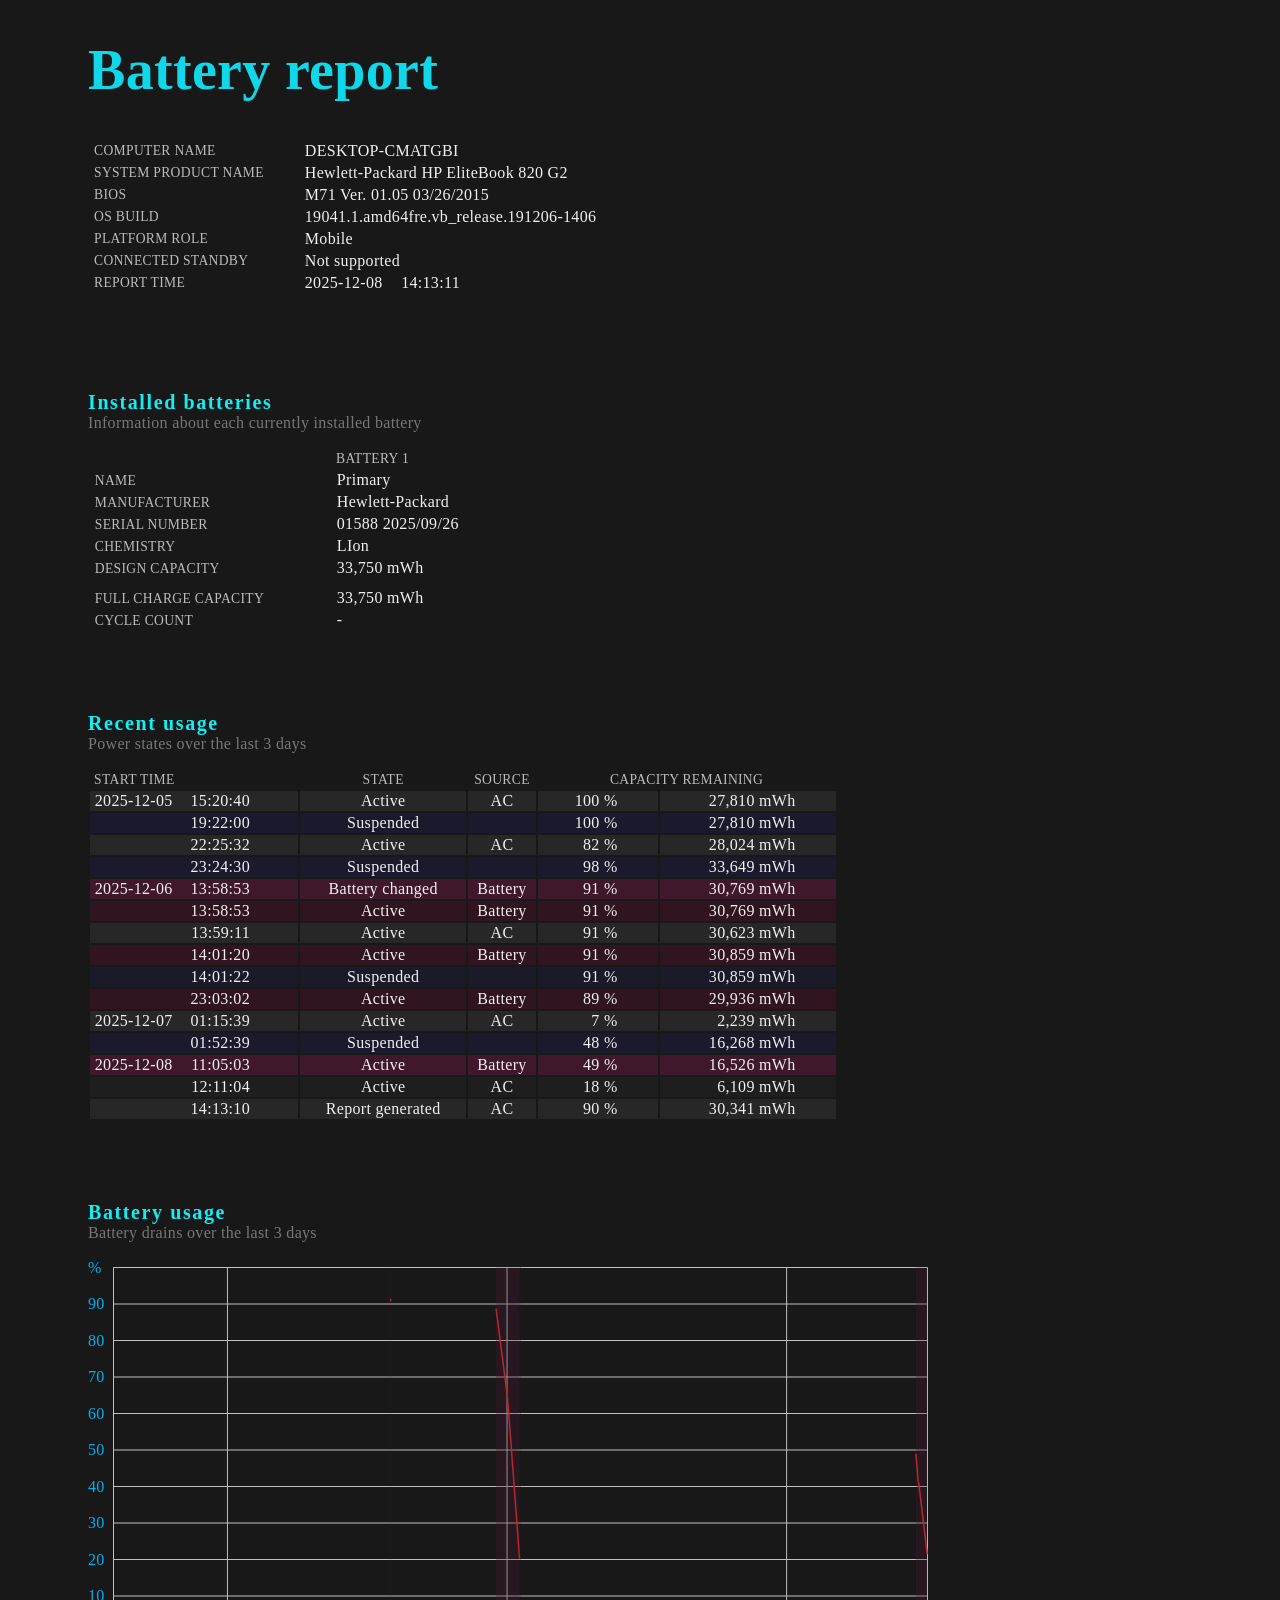
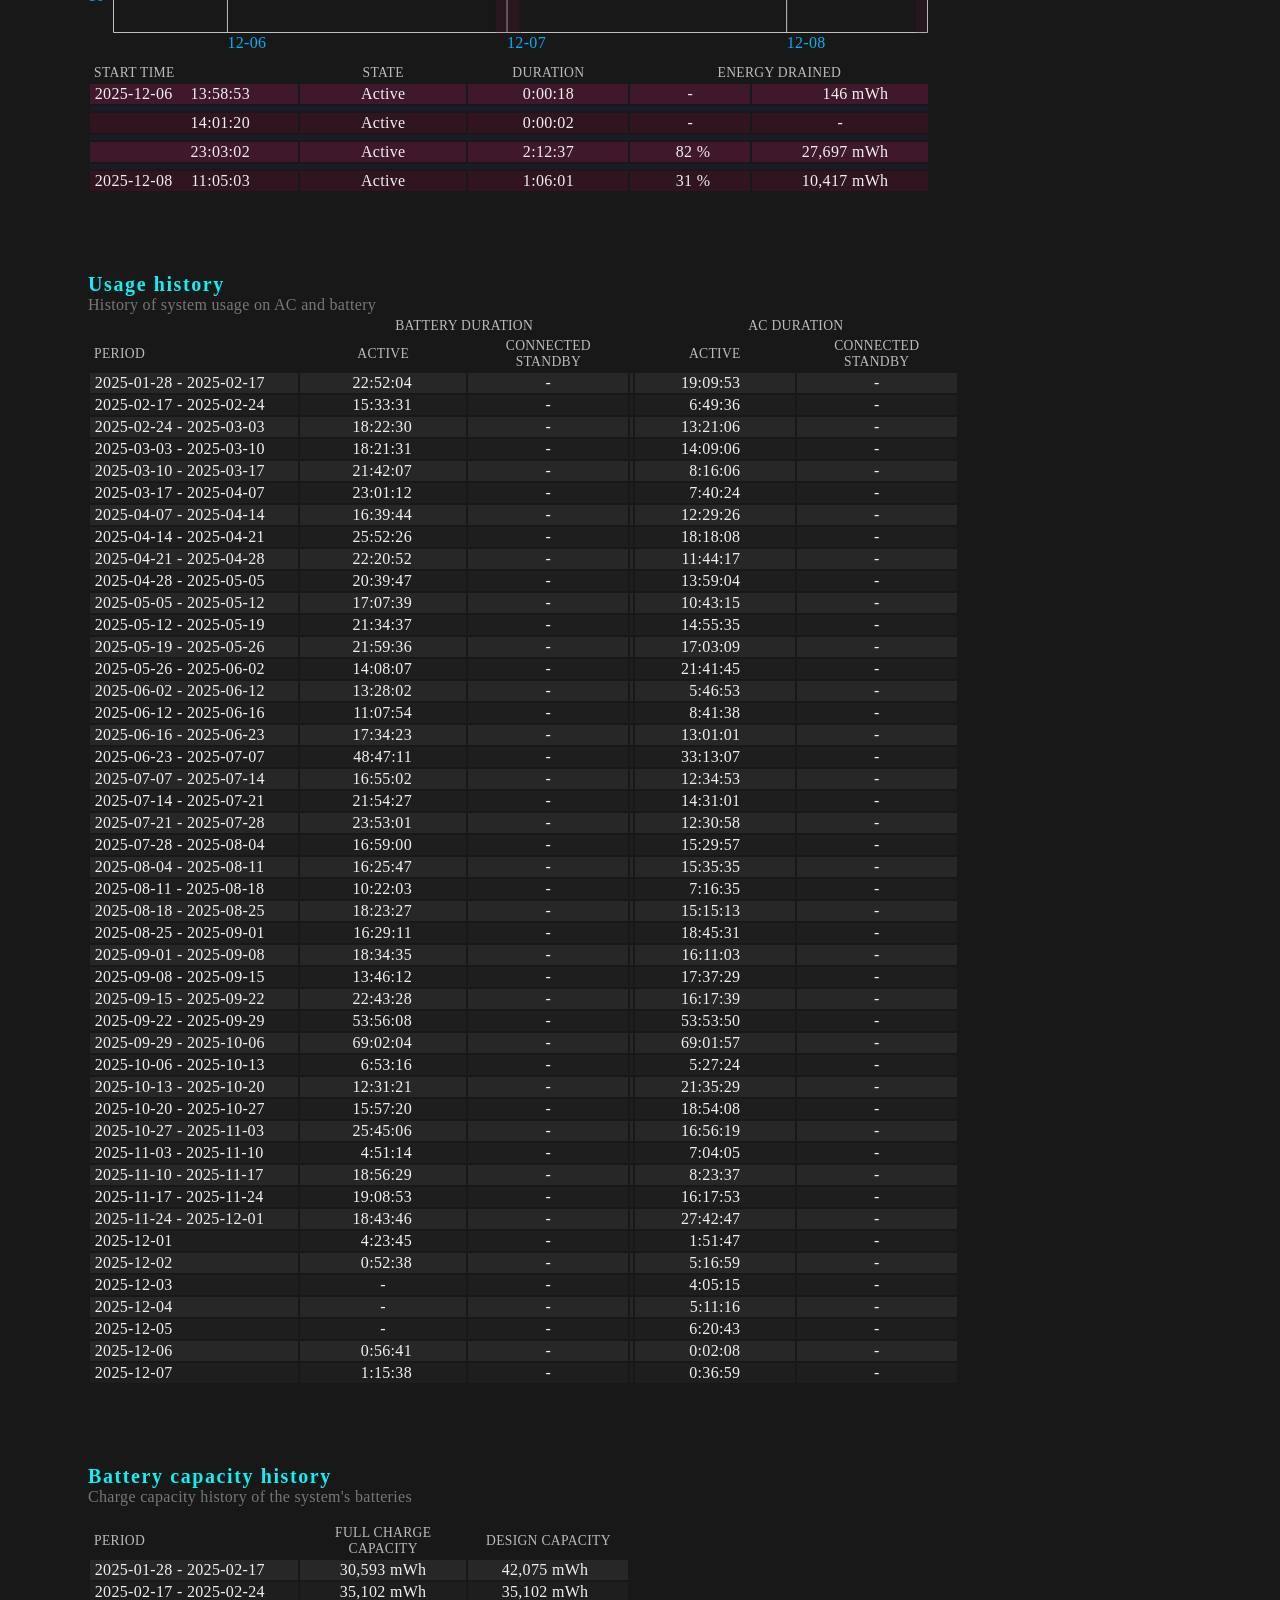
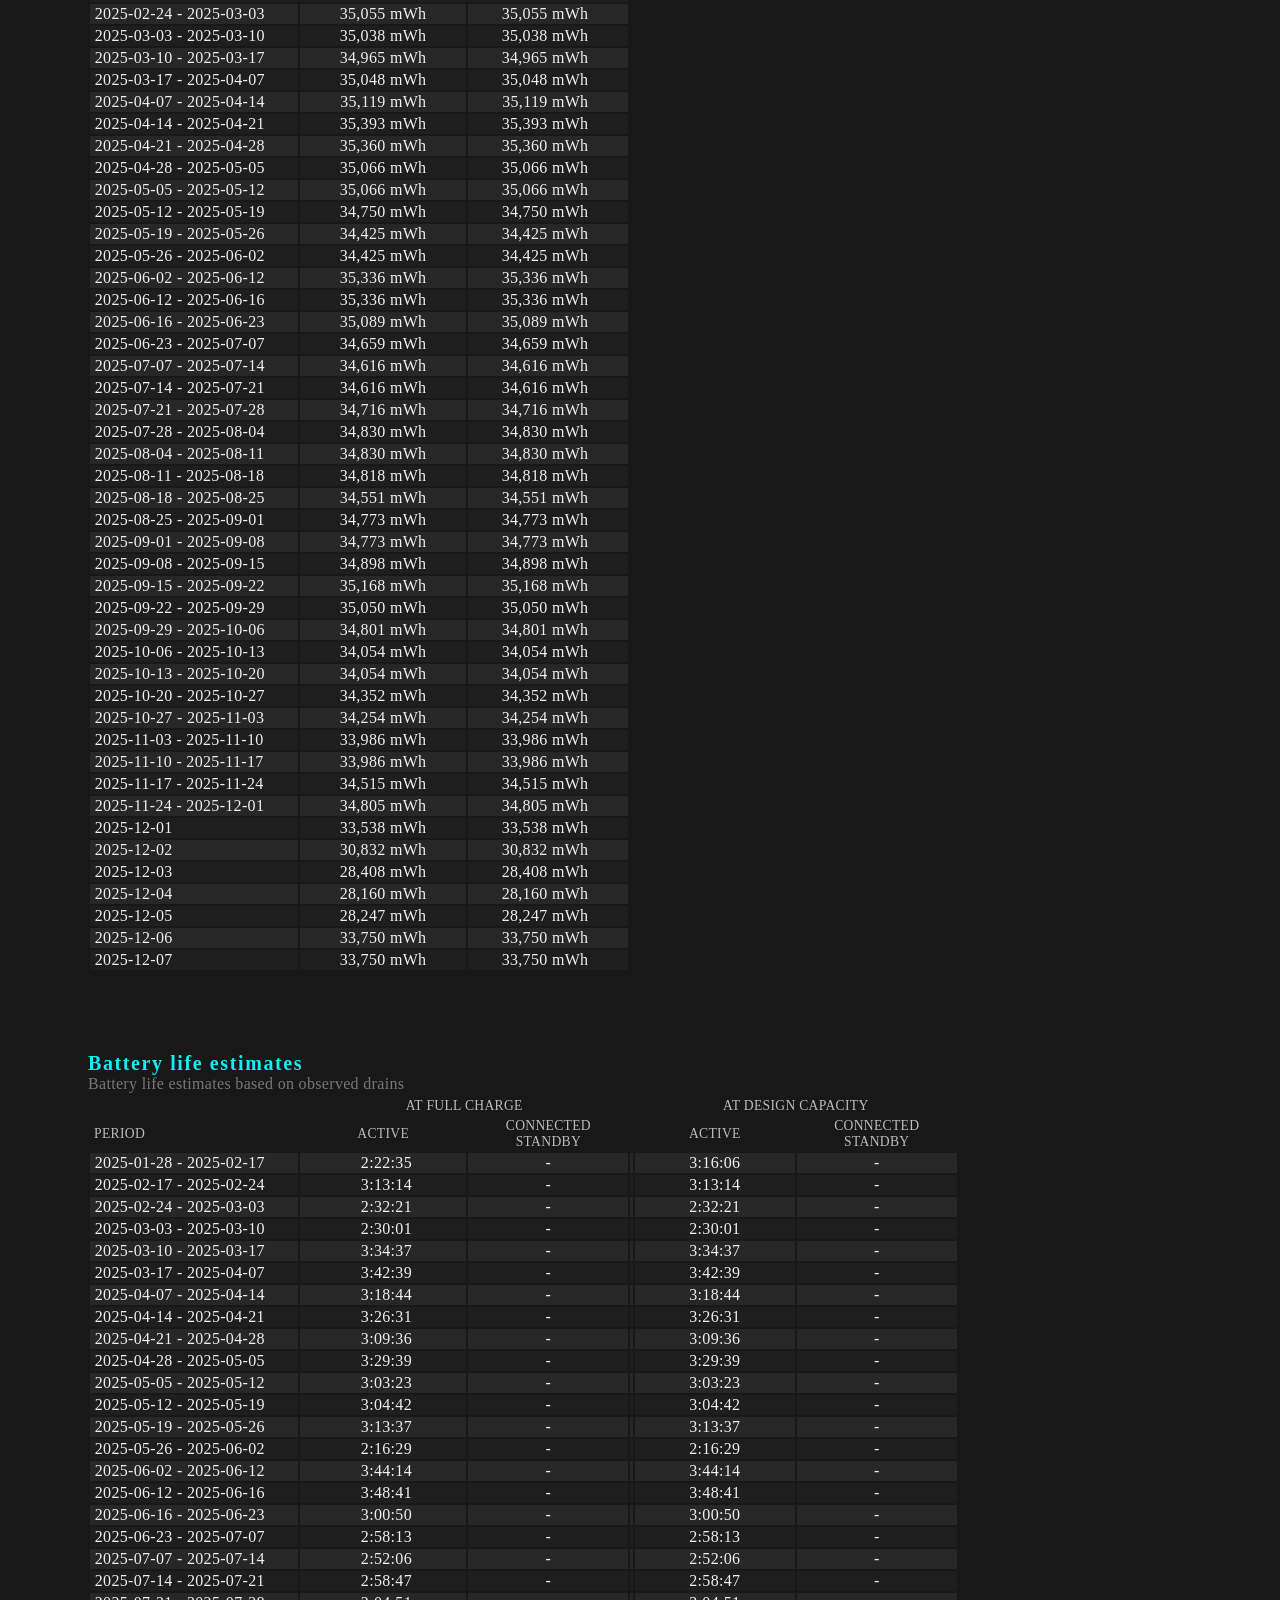
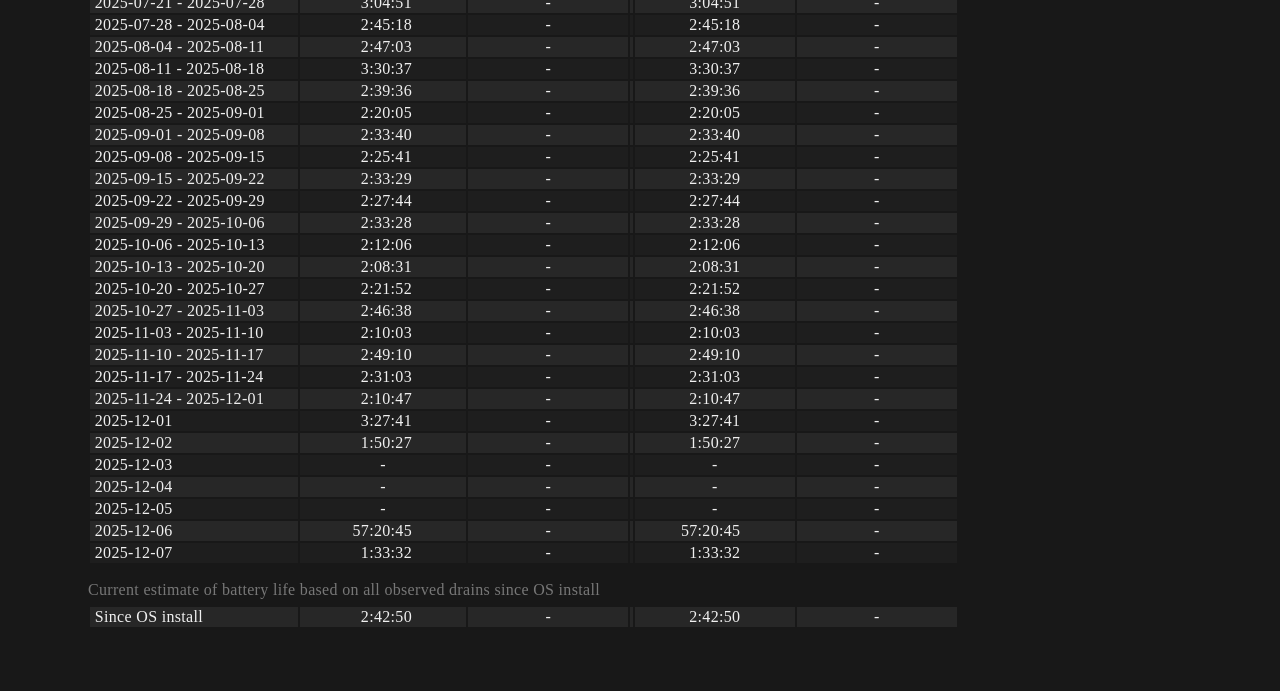
<file: assets/ai/battery-report.html>
﻿<!DOCTYPE html>
<!-- saved from url=(0016)http://localhost -->
<html xmlns="http://www.w3.org/1999/xhtml" xmlns:ms="urn:schemas-microsoft-com:xslt" xmlns:bat="http://schemas.microsoft.com/battery/2012" xmlns:js="http://microsoft.com/kernel"><head><meta http-equiv="X-UA-Compatible" content="IE=edge"/><meta name="ReportUtcOffset" content="+5:00"/><title>Battery report</title><style type="text/css">
      body {
          font-family: Segoe UI Light;
          letter-spacing: 0.02em;
          background-color: #181818;
          color: #F0F0F0;
          margin-left: 5.5em;
      }

      h1 {
          color: #11D8E8;
          font-size: 42pt;
      }

      h2 {
          font-size: 15pt;
          color: #11EEF4;
          margin-top: 4em;
          margin-bottom: 0em;
          letter-spacing: 0.08em;
      }

      td {
          padding-left: 0.3em;
          padding-right: 0.3em;
      }

      .nobatts {
          font-family: Segoe UI Semibold;
          background: #272727;
          color: #ACAC60;
          font-size: 13pt;
          padding-left:0.4em;
          padding-right:0.4em;
          padding-top:0.3em;
          padding-bottom:0.3em;
      }

      .explanation {
          color: #777777;
          font-size: 12pt;
          margin-bottom: 1em;
      }

      .explanation2 {
          color: #777777;
          font-size: 12pt;
          margin-bottom: 0.1em;
      }

      table {
          border-width: 0;
          table-layout: fixed;
          font-family: Segoe UI Light;
          letter-spacing: 0.02em;
          background-color: #181818;
          color: #f0f0f0;
      }

      .even { background: #272727; }
      .odd { background: #1E1E1E; }
      .even.suspend { background: #1A1A28; }
      .odd.suspend { background: #1A1A2C; }

      thead {
          font-family: Segoe UI Semibold;
          font-size: 85%;
          color: #BCBCBC;
      }

      text {
          font-size: 12pt;
          font-family: Segoe UI Light;
          fill: #11EEF4;
      }

      .centered { text-align: center; }

      .label {
          font-family: Segoe UI Semibold;
          font-size: 85%;
          color: #BCBCBC;
      }

      .dc.even { background: #40182C; }
      .dc.odd { background: #30141F; }

      td.colBreak {
          padding: 0;
          width: 0.15em;
      }

      td.state { text-align: center; }

      td.hms {
          font-family: Segoe UI Symbol;
          text-align: right;
          padding-right: 3.4em;
      }

      td.dateTime { font-family: Segoe UI Symbol; }
      td.nullValue { text-align: center; }

      td.percent {
          font-family: Segoe UI Symbol;
          text-align: right;
          padding-right: 2.5em;
      }

      col:first-child { width: 13em; }
      col.col2 { width: 10.4em; }
      col.percent { width: 7.5em; }

      td.mw {
          text-align: right;
          padding-right: 2.5em;
      }

      td.acdc { text-align: center; }

      span.date {
          display: inline-block;
          width: 5.5em;
      }

      span.time {
          text-align: right;
          width: 4.2em;
          display: inline-block;
      }

      text { font-family: Segoe UI Symbol; }

      .noncontigbreak {
          height: 0.3em;
          background-color: #1A1A28;
      }
    </style><script type="text/javascript">
    // Formats a number using the current locale (to handle the 1000's separator).
    // The result is rounded so no decimal point is shown.
    function numberToLocaleString(value) {
        var localeString = Math.round(parseFloat(value + '')).toLocaleString();
        return localeString.substring(0, localeString.indexOf('.'));
    }

    function padLeft(number, length) {
        var str = '' + number;
        while (str.length < length) {
            str = '0' + str;
        }

        return str;
    }

    // Returns the number of milliseconds between 2 date-times represented as strings.
    function msBetween(startTime, endTime) {
        return startTime > endTime
               ? msBetween(endTime, startTime)
               : parseDateTime(endTime) - parseDateTime(startTime);
    }

    var dateFormat = /(\d{4})-(\d{2})-(\d{2})[T](\d{2}):(\d{2}):(\d{2})/

    // Parses a date-time string and returns a Date (i.e. number of milliseconds)
    function parseDateTime(value) {
        if (!value) {
            return 0;
        }

        var match = dateFormat.exec(value)
        if (!match) {
            return 0;
        }

        return Date.parse(match[1] + '/' + match[2] + '/' +
                          match[3] + ' ' + match[4] + ':' +
                          match[5] + ':' + match[6])
    }

    // Parses just the date portion of a date-time string and returns a Date
    // (i.e. number of milliseconds)
    function parseDate(value) {
        if (!value) {
            return 0;
        }

        var match = dateFormat.exec(value)
        if (!match) {
            return 0;
        }

        return Date.parse(match[1] + '/' + match[2] + '/' + match[3])
    }

    var durationFormat = /P((\d+)D)?T((\d+)H)?((\d+)M)?(\d+)S/

    // Convert a string of the form P10DT1H15M40S to a count of milliseconds
    function parseDurationToMs(value) {
        var match = durationFormat.exec(value)
        if (!match) {
            return 0
        }

        var days = parseInt(match[2] || '0');
        var hrs = parseInt(match[4] || '0');
        var mins = parseInt(match[6] || '0');
        var secs = parseInt(match[7] || '0');
        return ((((((days * 24) + hrs) * 60) + mins) * 60) +  secs) * 1000;
    }

    // Converts milliseconds to days
    function msToDays(ms) {
        return (ms / 1000 / 60 / 60 / 24);
    }

    function daysToMs(days) {
        return (days * 24 * 60 * 60 * 1000);
    }

    // Formats a number of milliseconds as h:mm:ss
    function formatDurationMs(value) {
        var ms = parseInt(value);
        var secs = ms / 1000;
        var mins = secs / 60;
        var hrs = Math.floor(mins / 60);
        mins = Math.floor(mins % 60);
        secs = Math.floor(secs % 60);
        return hrs + ':' + padLeft(mins,2) + ':' + padLeft(secs,2);
    }

    // Converts a millisecond timestamp to a day and month string
    // Note: dayOffset is forward from date.
    function dateToDayAndMonth(ms, dayOffset) {
        var adjustedDate = new Date(ms + (dayOffset * 24 * 60 * 60 * 1000));
        return padLeft(adjustedDate.getMonth() + 1, 2) + "-" +
               padLeft(adjustedDate.getDate(), 2);
    }

    // Takes a millisecond timestamp and returns a new millisecond timestamp
    // rounded down to the current day.
    function dateFloor(ms) {
        var dt = new Date(ms);
        return Date.parse(dt.getFullYear() + '/' + (dt.getMonth() + 1) + '/' + dt.getDate());
    }
    
    Timegraph = {
        axisTop: 9.5,
        axisRight: 24.5,
        axisBottom: 25.5,
        axisLeft: 25.5,
        ticks: 10,

        // Maximum number of 24 hour ticks for showing 12 and 6 hour ticks

        ticks12Hour: 8,
        ticks6Hour: 4,

        // Shading

        lineColor: "#B82830",
        shadingColor: "#4d1d35",

        precompute: function (graph) {
            var canvas = graph.canvas;
            var data = graph.data;
            var min = 0;
            var max = 0;

            graph.height = canvas.height - Timegraph.axisTop - Timegraph.axisBottom;
            graph.width = canvas.width - Timegraph.axisLeft - Timegraph.axisRight;
            for (var i = 0; i < data.length; i++) {
                data[i].t0 = parseDateTime(data[i].x0);
                data[i].t1 = parseDateTime(data[i].x1);

                if (i == 0) {
                    min = data[i].t0;
                    max = data[i].t1;
                }

                if (data[i].t0 < min) {
                    min = data[i].t0;
                }

                if (data[i].t1 > max) {
                    max = data[i].t1;
                }

                data[i].yy0 =
                    Timegraph.axisTop + graph.height - data[i].y0 * graph.height;

                data[i].yy1 =
                    Timegraph.axisTop + graph.height - data[i].y1 * graph.height;
            }

            if (graph.startTime != null) {
                graph.startMs = parseDateTime(graph.startTime);

            } else {
                graph.startMs = min;
            }

            graph.endMs = max;
            graph.durationMs = max - min;
        },

        drawFrame: function (graph) {
            var canvas = graph.canvas;
            var context = graph.context;

            graph.width =
                canvas.width - Timegraph.axisRight - Timegraph.axisLeft;

            graph.height =
                canvas.height - Timegraph.axisTop - Timegraph.axisBottom;

            context.beginPath();
            context.moveTo(Timegraph.axisLeft, Timegraph.axisTop);
            context.lineTo(Timegraph.axisLeft + graph.width,
                           Timegraph.axisTop);

            context.lineTo(Timegraph.axisLeft + graph.width,
                           Timegraph.axisTop + graph.height);

            context.lineTo(Timegraph.axisLeft,
                           Timegraph.axisTop + graph.height);

            context.lineTo(Timegraph.axisLeft, Timegraph.axisTop);
            context.strokeStyle = "#c0c0c0";
            context.stroke();
        },

        drawRange: function (graph) {
            var canvas = graph.canvas;
            var context = graph.context;

            context.font = "12pt Segoe UI";
            context.fillStyle = "#00b0f0";
            context.fillText("%", 0, Timegraph.axisTop + 5, Timegraph.axisLeft);

            var tickSpacing = graph.height / 10;
            var offset = Timegraph.axisTop + tickSpacing;
            var tickValue = 90;
            for (var i = 0; i < 9; i++) {
                context.beginPath();
                context.moveTo(Timegraph.axisLeft, offset);
                context.lineTo(Timegraph.axisLeft + graph.width,
                               offset);

                context.stroke();
                context.fillText(tickValue.toString(),
                                 0,
                                 offset + 5,
                                 Timegraph.axisLeft);

                offset += tickSpacing;
                tickValue -= 10;
            }
        },

        drawDomain: function (graph, start, end) {
            var canvas = graph.canvas;
            var context = graph.context;
            var data = graph.data;
            var duration = end - start;
            if ((end < start)) {
                return;
            }

            var startDay = dateFloor(start);
            var t0 = startDay;
            var t1 = dateFloor(end);
            var dayOffset = 0;
            if (start > t0) {
                t0 = t0 + daysToMs(1);
                dayOffset++;
            }

            if (t0 >= t1) {
                return;
            }

            var increment =
                Math.max(Math.floor((t1 - t0) / daysToMs(Timegraph.ticks)), 1);

            var incrementMs = daysToMs(increment);
            var spacing = (incrementMs / duration) * graph.width;
            var offset = (t0 - start) / duration;
            var ticksCount = Math.floor((t1 - t0) / incrementMs);
            for (offset = offset * graph.width + Timegraph.axisLeft;
                 offset < (graph.width + Timegraph.axisLeft);
                 offset += spacing) {

                context.beginPath();
                context.moveTo(offset, Timegraph.axisTop);
                context.lineTo(offset, Timegraph.axisTop + graph.height);
                context.stroke();
                context.fillText(dateToDayAndMonth(startDay, dayOffset),
                                 offset,
                                 Timegraph.axisTop + graph.height + 15,
                                 spacing);

                dayOffset += increment;
            }
        },

        plot: function (graph, start, end) {
            var canvas = graph.canvas;
            var context = graph.context
            var data = graph.data;

            if ((end < start)) {
                return;
            }

            var duration = end - start;
            Timegraph.drawDomain(graph, start, end);
            context.fillStyle = Timegraph.shadingColor;
            for (var i = 0; i < data.length - 1; i++) {
                if ((data[i].t0 < start) || (data[i].t0 > end) ||
                    (data[i].t1 > end)) {

                    continue;
                }

                var x1 = (data[i].t0 - start) / duration;
                x1 = x1 * graph.width + Timegraph.axisLeft;

                var x2 = (data[i].t1 - start) / duration;
                x2 = x2 * graph.width + Timegraph.axisLeft;

                context.globalAlpha = 0.3;
                context.fillRect(x1, Timegraph.axisTop, (x2 - x1), graph.height);
                context.globalAlpha = 1;
                context.beginPath();
                context.strokeStyle = Timegraph.lineColor;
                context.lineWidth = 1.5;
                context.moveTo(x1, data[i].yy0);
                context.lineTo(x2, data[i].yy1);
                context.stroke();
            }
        },

        draw: function (graph) {
            var canvas = document.getElementById(graph.element);
            if (canvas == null) {
                return;
            }

            var context = canvas.getContext('2d');
            if (context == null) {
                return;
            }

            graph.width = 0;
            graph.height = 0;
            graph.context = context;
            graph.canvas = canvas;

            Timegraph.precompute(graph);
            Timegraph.drawFrame(graph);
            Timegraph.drawRange(graph);
            Timegraph.plot(graph, graph.startMs, graph.endMs);
        }
    };
    
    drainGraphData = [
    { x0: "2025-12-06T13:59:11", x1: "2025-12-06T14:01:20", y0: 0.9073481481481481, y1: 0.9143407407407408 }, 
{ x0: "2025-12-06T14:01:20", x1: "2025-12-06T14:01:22", y0: 0.9143407407407408, y1: 0.9143407407407408 }, 
{ x0: "2025-12-06T14:01:22", x1: "2025-12-06T14:01:22", y0: 0.9143407407407408, y1: 0.9143407407407408 }, 
{ x0: "2025-12-06T23:03:02", x1: "2025-12-06T23:03:37", y0: 0.8869925925925925, y1: 0.8869925925925925 }, 
{ x0: "2025-12-06T23:03:37", x1: "2025-12-07T00:02:57", y0: 0.8869925925925925, y1: 0.6429925925925926 }, 
{ x0: "2025-12-07T00:02:57", x1: "2025-12-07T00:04:51", y0: 0.6429925925925926, y1: 0.628 }, 
{ x0: "2025-12-07T00:04:51", x1: "2025-12-07T01:02:59", y0: 0.628, y1: 0.21365925925925927 }, 
{ x0: "2025-12-07T01:02:59", x1: "2025-12-07T01:04:32", y0: 0.21365925925925927, y1: 0.20266666666666666 }, 
{ x0: "2025-12-08T11:05:03", x1: "2025-12-08T11:05:38", y0: 0.48965925925925924, y1: 0.48965925925925924 }, 
{ x0: "2025-12-08T11:05:38", x1: "2025-12-08T11:17:59", y0: 0.48965925925925924, y1: 0.41300740740740743 }, 
{ x0: "2025-12-08T11:17:59", x1: "2025-12-08T11:20:30", y0: 0.41300740740740743, y1: 0.4096592592592593 }, 
{ x0: "2025-12-08T11:20:30", x1: "2025-12-08T12:03:58", y0: 0.4096592592592593, y1: 0.21466666666666667 }, 
{ x0: "2025-12-08T12:03:58", x1: "2025-12-08T12:05:31", y0: 0.21466666666666667, y1: 0.20432592592592594 }, 

    ];
    
    function main() {
        Timegraph.draw({
            element: "drain-graph",
            data: drainGraphData,
            startTime: "2025-12-05T14:13:10",
            endTime: "2025-12-08T14:13:11",
        });
    }

    if (window.addEventListener != null) {
        window.addEventListener("load", main, false);

    } else if (window.attachEvent != null) {
        window.attachEvent("onload", main);
    }
    </script></head><body><h1>
      Battery report
    </h1><table style="margin-bottom: 6em;"><col/><tr><td class="label">
          COMPUTER NAME
        </td><td>DESKTOP-CMATGBI</td></tr><tr><td class="label">
          SYSTEM PRODUCT NAME
        </td><td>Hewlett-Packard HP EliteBook 820 G2</td></tr><tr><td class="label">
          BIOS
        </td><td>M71 Ver. 01.05 03/26/2015</td></tr><tr><td class="label">
          OS BUILD
        </td><td>19041.1.amd64fre.vb_release.191206-1406</td></tr><tr><td class="label">
          PLATFORM ROLE
        </td><td>Mobile</td></tr><tr><td class="label">
          CONNECTED STANDBY
        </td><td>Not supported</td></tr><tr><td class="label">
          REPORT TIME
        </td><td class="dateTime"><span class="date">2025-12-08 </span><span class="time">14:13:11</span></td></tr></table><h2>
      Installed batteries
    </h2><div class="explanation">
      Information about each currently installed battery
    </div><table><colgroup><col style="width: 15em;"/><col style="width: 14em;"/></colgroup><thead><tr><td> </td><td>
                  BATTERY
                  1</td></tr></thead><tr><td><span class="label">NAME</span></td><td>Primary</td></tr><tr><td><span class="label">MANUFACTURER</span></td><td>Hewlett-Packard</td></tr><tr><td><span class="label">SERIAL NUMBER</span></td><td>01588 2025/09/26</td></tr><tr><td><span class="label">CHEMISTRY</span></td><td>LIon</td></tr><tr><td><span class="label">DESIGN CAPACITY</span></td><td>33,750 mWh
      </td></tr><tr style="height:0.4em;"></tr><tr><td><span class="label">FULL CHARGE CAPACITY</span></td><td>33,750 mWh
      </td></tr><tr><td><span class="label">CYCLE COUNT</span></td><td>
        -
      </td></tr></table><h2>Recent usage</h2><div class="explanation">
      Power states over the last 3 days
    </div><table><colgroup><col/><col class="col2"/><col style="width: 4.2em;"/><col class="percent"/><col style="width: 11em;"/></colgroup><thead><tr><td>
            START TIME
          </td><td class="centered">
            STATE
          </td><td class="centered">
            SOURCE
          </td><td colspan="2" class="centered">
            CAPACITY REMAINING
          </td></tr></thead><tr class="even  1"><td class="dateTime"><span class="date">2025-12-05 </span><span class="time">15:20:40</span></td><td class="state">
        Active
      </td><td class="acdc">
        AC
      </td><td class="percent">100 %
        </td><td class="mw">27,810 mWh
        </td></tr><tr class="odd suspend 2"><td class="dateTime"><span class="date"> </span><span class="time">19:22:00</span></td><td class="state">
        Suspended
      </td><td class="acdc"></td><td class="percent">100 %
        </td><td class="mw">27,810 mWh
        </td></tr><tr class="even  3"><td class="dateTime"><span class="date"> </span><span class="time">22:25:32</span></td><td class="state">
        Active
      </td><td class="acdc">
        AC
      </td><td class="percent">82 %
        </td><td class="mw">28,024 mWh
        </td></tr><tr class="odd suspend 4"><td class="dateTime"><span class="date"> </span><span class="time">23:24:30</span></td><td class="state">
        Suspended
      </td><td class="acdc"></td><td class="percent">98 %
        </td><td class="mw">33,649 mWh
        </td></tr><tr class="even dc 5"><td class="dateTime"><span class="date">2025-12-06 </span><span class="time">13:58:53</span></td><td class="state">
        Battery changed
      </td><td class="acdc">
        Battery
      </td><td class="percent">91 %
        </td><td class="mw">30,769 mWh
        </td></tr><tr class="odd dc 6"><td class="dateTime"><span class="date"> </span><span class="time">13:58:53</span></td><td class="state">
        Active
      </td><td class="acdc">
        Battery
      </td><td class="percent">91 %
        </td><td class="mw">30,769 mWh
        </td></tr><tr class="even  7"><td class="dateTime"><span class="date"> </span><span class="time">13:59:11</span></td><td class="state">
        Active
      </td><td class="acdc">
        AC
      </td><td class="percent">91 %
        </td><td class="mw">30,623 mWh
        </td></tr><tr class="odd dc 8"><td class="dateTime"><span class="date"> </span><span class="time">14:01:20</span></td><td class="state">
        Active
      </td><td class="acdc">
        Battery
      </td><td class="percent">91 %
        </td><td class="mw">30,859 mWh
        </td></tr><tr class="even suspend 9"><td class="dateTime"><span class="date"> </span><span class="time">14:01:22</span></td><td class="state">
        Suspended
      </td><td class="acdc"></td><td class="percent">91 %
        </td><td class="mw">30,859 mWh
        </td></tr><tr class="odd dc 10"><td class="dateTime"><span class="date"> </span><span class="time">23:03:02</span></td><td class="state">
        Active
      </td><td class="acdc">
        Battery
      </td><td class="percent">89 %
        </td><td class="mw">29,936 mWh
        </td></tr><tr class="even  11"><td class="dateTime"><span class="date">2025-12-07 </span><span class="time">01:15:39</span></td><td class="state">
        Active
      </td><td class="acdc">
        AC
      </td><td class="percent">7 %
        </td><td class="mw">2,239 mWh
        </td></tr><tr class="odd suspend 12"><td class="dateTime"><span class="date"> </span><span class="time">01:52:39</span></td><td class="state">
        Suspended
      </td><td class="acdc"></td><td class="percent">48 %
        </td><td class="mw">16,268 mWh
        </td></tr><tr class="even dc 13"><td class="dateTime"><span class="date">2025-12-08 </span><span class="time">11:05:03</span></td><td class="state">
        Active
      </td><td class="acdc">
        Battery
      </td><td class="percent">49 %
        </td><td class="mw">16,526 mWh
        </td></tr><tr class="odd  14"><td class="dateTime"><span class="date"> </span><span class="time">12:11:04</span></td><td class="state">
        Active
      </td><td class="acdc">
        AC
      </td><td class="percent">18 %
        </td><td class="mw">6,109 mWh
        </td></tr><tr class="even  15"><td class="dateTime"><span class="date"> </span><span class="time">14:13:10</span></td><td class="state">
        Report generated
      </td><td class="acdc">
        AC
      </td><td class="percent">90 %
        </td><td class="mw">30,341 mWh
        </td></tr></table><h2>Battery usage</h2><div class="explanation">
      Battery drains over the last 3 days
    </div><canvas id="drain-graph" width="864" height="400"></canvas><table><colgroup><col/><col class="col2"/><col style="width: 10em;"/><col class="percent"/><col style="width: 11em;"/></colgroup><thead><tr><td>
            START TIME
          </td><td class="centered">
            STATE
          </td><td class="centered">
            DURATION
          </td><td class="centered" colspan="2">
            ENERGY DRAINED
          </td></tr></thead><tr class="even dc 1"><td class="dateTime"><span class="date">2025-12-06 </span><span class="time">13:58:53</span></td><td class="state">
        Active
      </td><td class="hms">0:00:18</td><td class="nullValue">-</td><td class="mw">146 mWh
        </td></tr><tr class="noncontigbreak"><td colspan="5"> </td></tr><tr class="odd dc 2"><td class="dateTime"><span class="date"> </span><span class="time">14:01:20</span></td><td class="state">
        Active
      </td><td class="hms">0:00:02</td><td class="nullValue">-</td><td class="nullValue">-</td></tr><tr class="noncontigbreak"><td colspan="5"> </td></tr><tr class="even dc 3"><td class="dateTime"><span class="date"> </span><span class="time">23:03:02</span></td><td class="state">
        Active
      </td><td class="hms">2:12:37</td><td class="percent">82 %
        </td><td class="mw">27,697 mWh
        </td></tr><tr class="noncontigbreak"><td colspan="5"> </td></tr><tr class="odd dc 4"><td class="dateTime"><span class="date">2025-12-08 </span><span class="time">11:05:03</span></td><td class="state">
        Active
      </td><td class="hms">1:06:01</td><td class="percent">31 %
        </td><td class="mw">10,417 mWh
        </td></tr></table><h2>
      Usage history
    </h2><div class="explanation2">
      History of system usage on AC and battery
    </div><table><colgroup><col/><col class="col2"/><col style="width: 10em;"/><col style=""/><col style="width: 10em;"/><col style="width: 10em;"/><col style=""/></colgroup><thead><tr><td> </td><td colspan="2" class="centered">
            BATTERY DURATION
          </td><td class="colBreak"> </td><td colspan="3" class="centered">
            AC DURATION
          </td></tr><tr><td>
            PERIOD
          </td><td class="centered">
            ACTIVE
          </td><td class="centered">
            CONNECTED STANDBY
          </td><td class="colBreak"> </td><td class="centered">
            ACTIVE
          </td><td class="centered">
            CONNECTED STANDBY
          </td></tr></thead><tr class="even  1"><td class="dateTime">2025-01-28
      - 2025-02-17</td><td class="hms">22:52:04</td><td class="nullValue">-</td><td class="colBreak"> </td><td class="hms">19:09:53</td><td class="nullValue">-</td></tr><tr class="odd  2"><td class="dateTime">2025-02-17
      - 2025-02-24</td><td class="hms">15:33:31</td><td class="nullValue">-</td><td class="colBreak"> </td><td class="hms">6:49:36</td><td class="nullValue">-</td></tr><tr class="even  3"><td class="dateTime">2025-02-24
      - 2025-03-03</td><td class="hms">18:22:30</td><td class="nullValue">-</td><td class="colBreak"> </td><td class="hms">13:21:06</td><td class="nullValue">-</td></tr><tr class="odd  4"><td class="dateTime">2025-03-03
      - 2025-03-10</td><td class="hms">18:21:31</td><td class="nullValue">-</td><td class="colBreak"> </td><td class="hms">14:09:06</td><td class="nullValue">-</td></tr><tr class="even  5"><td class="dateTime">2025-03-10
      - 2025-03-17</td><td class="hms">21:42:07</td><td class="nullValue">-</td><td class="colBreak"> </td><td class="hms">8:16:06</td><td class="nullValue">-</td></tr><tr class="odd  6"><td class="dateTime">2025-03-17
      - 2025-04-07</td><td class="hms">23:01:12</td><td class="nullValue">-</td><td class="colBreak"> </td><td class="hms">7:40:24</td><td class="nullValue">-</td></tr><tr class="even  7"><td class="dateTime">2025-04-07
      - 2025-04-14</td><td class="hms">16:39:44</td><td class="nullValue">-</td><td class="colBreak"> </td><td class="hms">12:29:26</td><td class="nullValue">-</td></tr><tr class="odd  8"><td class="dateTime">2025-04-14
      - 2025-04-21</td><td class="hms">25:52:26</td><td class="nullValue">-</td><td class="colBreak"> </td><td class="hms">18:18:08</td><td class="nullValue">-</td></tr><tr class="even  9"><td class="dateTime">2025-04-21
      - 2025-04-28</td><td class="hms">22:20:52</td><td class="nullValue">-</td><td class="colBreak"> </td><td class="hms">11:44:17</td><td class="nullValue">-</td></tr><tr class="odd  10"><td class="dateTime">2025-04-28
      - 2025-05-05</td><td class="hms">20:39:47</td><td class="nullValue">-</td><td class="colBreak"> </td><td class="hms">13:59:04</td><td class="nullValue">-</td></tr><tr class="even  11"><td class="dateTime">2025-05-05
      - 2025-05-12</td><td class="hms">17:07:39</td><td class="nullValue">-</td><td class="colBreak"> </td><td class="hms">10:43:15</td><td class="nullValue">-</td></tr><tr class="odd  12"><td class="dateTime">2025-05-12
      - 2025-05-19</td><td class="hms">21:34:37</td><td class="nullValue">-</td><td class="colBreak"> </td><td class="hms">14:55:35</td><td class="nullValue">-</td></tr><tr class="even  13"><td class="dateTime">2025-05-19
      - 2025-05-26</td><td class="hms">21:59:36</td><td class="nullValue">-</td><td class="colBreak"> </td><td class="hms">17:03:09</td><td class="nullValue">-</td></tr><tr class="odd  14"><td class="dateTime">2025-05-26
      - 2025-06-02</td><td class="hms">14:08:07</td><td class="nullValue">-</td><td class="colBreak"> </td><td class="hms">21:41:45</td><td class="nullValue">-</td></tr><tr class="even  15"><td class="dateTime">2025-06-02
      - 2025-06-12</td><td class="hms">13:28:02</td><td class="nullValue">-</td><td class="colBreak"> </td><td class="hms">5:46:53</td><td class="nullValue">-</td></tr><tr class="odd  16"><td class="dateTime">2025-06-12
      - 2025-06-16</td><td class="hms">11:07:54</td><td class="nullValue">-</td><td class="colBreak"> </td><td class="hms">8:41:38</td><td class="nullValue">-</td></tr><tr class="even  17"><td class="dateTime">2025-06-16
      - 2025-06-23</td><td class="hms">17:34:23</td><td class="nullValue">-</td><td class="colBreak"> </td><td class="hms">13:01:01</td><td class="nullValue">-</td></tr><tr class="odd  18"><td class="dateTime">2025-06-23
      - 2025-07-07</td><td class="hms">48:47:11</td><td class="nullValue">-</td><td class="colBreak"> </td><td class="hms">33:13:07</td><td class="nullValue">-</td></tr><tr class="even  19"><td class="dateTime">2025-07-07
      - 2025-07-14</td><td class="hms">16:55:02</td><td class="nullValue">-</td><td class="colBreak"> </td><td class="hms">12:34:53</td><td class="nullValue">-</td></tr><tr class="odd  20"><td class="dateTime">2025-07-14
      - 2025-07-21</td><td class="hms">21:54:27</td><td class="nullValue">-</td><td class="colBreak"> </td><td class="hms">14:31:01</td><td class="nullValue">-</td></tr><tr class="even  21"><td class="dateTime">2025-07-21
      - 2025-07-28</td><td class="hms">23:53:01</td><td class="nullValue">-</td><td class="colBreak"> </td><td class="hms">12:30:58</td><td class="nullValue">-</td></tr><tr class="odd  22"><td class="dateTime">2025-07-28
      - 2025-08-04</td><td class="hms">16:59:00</td><td class="nullValue">-</td><td class="colBreak"> </td><td class="hms">15:29:57</td><td class="nullValue">-</td></tr><tr class="even  23"><td class="dateTime">2025-08-04
      - 2025-08-11</td><td class="hms">16:25:47</td><td class="nullValue">-</td><td class="colBreak"> </td><td class="hms">15:35:35</td><td class="nullValue">-</td></tr><tr class="odd  24"><td class="dateTime">2025-08-11
      - 2025-08-18</td><td class="hms">10:22:03</td><td class="nullValue">-</td><td class="colBreak"> </td><td class="hms">7:16:35</td><td class="nullValue">-</td></tr><tr class="even  25"><td class="dateTime">2025-08-18
      - 2025-08-25</td><td class="hms">18:23:27</td><td class="nullValue">-</td><td class="colBreak"> </td><td class="hms">15:15:13</td><td class="nullValue">-</td></tr><tr class="odd  26"><td class="dateTime">2025-08-25
      - 2025-09-01</td><td class="hms">16:29:11</td><td class="nullValue">-</td><td class="colBreak"> </td><td class="hms">18:45:31</td><td class="nullValue">-</td></tr><tr class="even  27"><td class="dateTime">2025-09-01
      - 2025-09-08</td><td class="hms">18:34:35</td><td class="nullValue">-</td><td class="colBreak"> </td><td class="hms">16:11:03</td><td class="nullValue">-</td></tr><tr class="odd  28"><td class="dateTime">2025-09-08
      - 2025-09-15</td><td class="hms">13:46:12</td><td class="nullValue">-</td><td class="colBreak"> </td><td class="hms">17:37:29</td><td class="nullValue">-</td></tr><tr class="even  29"><td class="dateTime">2025-09-15
      - 2025-09-22</td><td class="hms">22:43:28</td><td class="nullValue">-</td><td class="colBreak"> </td><td class="hms">16:17:39</td><td class="nullValue">-</td></tr><tr class="odd  30"><td class="dateTime">2025-09-22
      - 2025-09-29</td><td class="hms">53:56:08</td><td class="nullValue">-</td><td class="colBreak"> </td><td class="hms">53:53:50</td><td class="nullValue">-</td></tr><tr class="even  31"><td class="dateTime">2025-09-29
      - 2025-10-06</td><td class="hms">69:02:04</td><td class="nullValue">-</td><td class="colBreak"> </td><td class="hms">69:01:57</td><td class="nullValue">-</td></tr><tr class="odd  32"><td class="dateTime">2025-10-06
      - 2025-10-13</td><td class="hms">6:53:16</td><td class="nullValue">-</td><td class="colBreak"> </td><td class="hms">5:27:24</td><td class="nullValue">-</td></tr><tr class="even  33"><td class="dateTime">2025-10-13
      - 2025-10-20</td><td class="hms">12:31:21</td><td class="nullValue">-</td><td class="colBreak"> </td><td class="hms">21:35:29</td><td class="nullValue">-</td></tr><tr class="odd  34"><td class="dateTime">2025-10-20
      - 2025-10-27</td><td class="hms">15:57:20</td><td class="nullValue">-</td><td class="colBreak"> </td><td class="hms">18:54:08</td><td class="nullValue">-</td></tr><tr class="even  35"><td class="dateTime">2025-10-27
      - 2025-11-03</td><td class="hms">25:45:06</td><td class="nullValue">-</td><td class="colBreak"> </td><td class="hms">16:56:19</td><td class="nullValue">-</td></tr><tr class="odd  36"><td class="dateTime">2025-11-03
      - 2025-11-10</td><td class="hms">4:51:14</td><td class="nullValue">-</td><td class="colBreak"> </td><td class="hms">7:04:05</td><td class="nullValue">-</td></tr><tr class="even  37"><td class="dateTime">2025-11-10
      - 2025-11-17</td><td class="hms">18:56:29</td><td class="nullValue">-</td><td class="colBreak"> </td><td class="hms">8:23:37</td><td class="nullValue">-</td></tr><tr class="odd  38"><td class="dateTime">2025-11-17
      - 2025-11-24</td><td class="hms">19:08:53</td><td class="nullValue">-</td><td class="colBreak"> </td><td class="hms">16:17:53</td><td class="nullValue">-</td></tr><tr class="even  39"><td class="dateTime">2025-11-24
      - 2025-12-01</td><td class="hms">18:43:46</td><td class="nullValue">-</td><td class="colBreak"> </td><td class="hms">27:42:47</td><td class="nullValue">-</td></tr><tr class="odd  40"><td class="dateTime">2025-12-01</td><td class="hms">4:23:45</td><td class="nullValue">-</td><td class="colBreak"> </td><td class="hms">1:51:47</td><td class="nullValue">-</td></tr><tr class="even  41"><td class="dateTime">2025-12-02</td><td class="hms">0:52:38</td><td class="nullValue">-</td><td class="colBreak"> </td><td class="hms">5:16:59</td><td class="nullValue">-</td></tr><tr class="odd  42"><td class="dateTime">2025-12-03</td><td class="nullValue">-</td><td class="nullValue">-</td><td class="colBreak"> </td><td class="hms">4:05:15</td><td class="nullValue">-</td></tr><tr class="even  43"><td class="dateTime">2025-12-04</td><td class="nullValue">-</td><td class="nullValue">-</td><td class="colBreak"> </td><td class="hms">5:11:16</td><td class="nullValue">-</td></tr><tr class="odd  44"><td class="dateTime">2025-12-05</td><td class="nullValue">-</td><td class="nullValue">-</td><td class="colBreak"> </td><td class="hms">6:20:43</td><td class="nullValue">-</td></tr><tr class="even  45"><td class="dateTime">2025-12-06</td><td class="hms">0:56:41</td><td class="nullValue">-</td><td class="colBreak"> </td><td class="hms">0:02:08</td><td class="nullValue">-</td></tr><tr class="odd  46"><td class="dateTime">2025-12-07</td><td class="hms">1:15:38</td><td class="nullValue">-</td><td class="colBreak"> </td><td class="hms">0:36:59</td><td class="nullValue">-</td></tr></table><h2>
      Battery capacity history
    </h2><div class="explanation">
      Charge capacity history of the system's batteries
    </div><table><colgroup><col/><col class="col2"/><col style="width: 10em;"/></colgroup><thead><tr><td><span>PERIOD</span></td><td class="centered">
            FULL CHARGE CAPACITY
          </td><td class="centered">
            DESIGN CAPACITY
          </td></tr></thead><tr class="even  1"><td class="dateTime">2025-01-28
      - 2025-02-17</td><td class="mw">30,593 mWh
        </td><td class="mw">42,075 mWh
        </td></tr><tr class="odd  2"><td class="dateTime">2025-02-17
      - 2025-02-24</td><td class="mw">35,102 mWh
        </td><td class="mw">35,102 mWh
        </td></tr><tr class="even  3"><td class="dateTime">2025-02-24
      - 2025-03-03</td><td class="mw">35,055 mWh
        </td><td class="mw">35,055 mWh
        </td></tr><tr class="odd  4"><td class="dateTime">2025-03-03
      - 2025-03-10</td><td class="mw">35,038 mWh
        </td><td class="mw">35,038 mWh
        </td></tr><tr class="even  5"><td class="dateTime">2025-03-10
      - 2025-03-17</td><td class="mw">34,965 mWh
        </td><td class="mw">34,965 mWh
        </td></tr><tr class="odd  6"><td class="dateTime">2025-03-17
      - 2025-04-07</td><td class="mw">35,048 mWh
        </td><td class="mw">35,048 mWh
        </td></tr><tr class="even  7"><td class="dateTime">2025-04-07
      - 2025-04-14</td><td class="mw">35,119 mWh
        </td><td class="mw">35,119 mWh
        </td></tr><tr class="odd  8"><td class="dateTime">2025-04-14
      - 2025-04-21</td><td class="mw">35,393 mWh
        </td><td class="mw">35,393 mWh
        </td></tr><tr class="even  9"><td class="dateTime">2025-04-21
      - 2025-04-28</td><td class="mw">35,360 mWh
        </td><td class="mw">35,360 mWh
        </td></tr><tr class="odd  10"><td class="dateTime">2025-04-28
      - 2025-05-05</td><td class="mw">35,066 mWh
        </td><td class="mw">35,066 mWh
        </td></tr><tr class="even  11"><td class="dateTime">2025-05-05
      - 2025-05-12</td><td class="mw">35,066 mWh
        </td><td class="mw">35,066 mWh
        </td></tr><tr class="odd  12"><td class="dateTime">2025-05-12
      - 2025-05-19</td><td class="mw">34,750 mWh
        </td><td class="mw">34,750 mWh
        </td></tr><tr class="even  13"><td class="dateTime">2025-05-19
      - 2025-05-26</td><td class="mw">34,425 mWh
        </td><td class="mw">34,425 mWh
        </td></tr><tr class="odd  14"><td class="dateTime">2025-05-26
      - 2025-06-02</td><td class="mw">34,425 mWh
        </td><td class="mw">34,425 mWh
        </td></tr><tr class="even  15"><td class="dateTime">2025-06-02
      - 2025-06-12</td><td class="mw">35,336 mWh
        </td><td class="mw">35,336 mWh
        </td></tr><tr class="odd  16"><td class="dateTime">2025-06-12
      - 2025-06-16</td><td class="mw">35,336 mWh
        </td><td class="mw">35,336 mWh
        </td></tr><tr class="even  17"><td class="dateTime">2025-06-16
      - 2025-06-23</td><td class="mw">35,089 mWh
        </td><td class="mw">35,089 mWh
        </td></tr><tr class="odd  18"><td class="dateTime">2025-06-23
      - 2025-07-07</td><td class="mw">34,659 mWh
        </td><td class="mw">34,659 mWh
        </td></tr><tr class="even  19"><td class="dateTime">2025-07-07
      - 2025-07-14</td><td class="mw">34,616 mWh
        </td><td class="mw">34,616 mWh
        </td></tr><tr class="odd  20"><td class="dateTime">2025-07-14
      - 2025-07-21</td><td class="mw">34,616 mWh
        </td><td class="mw">34,616 mWh
        </td></tr><tr class="even  21"><td class="dateTime">2025-07-21
      - 2025-07-28</td><td class="mw">34,716 mWh
        </td><td class="mw">34,716 mWh
        </td></tr><tr class="odd  22"><td class="dateTime">2025-07-28
      - 2025-08-04</td><td class="mw">34,830 mWh
        </td><td class="mw">34,830 mWh
        </td></tr><tr class="even  23"><td class="dateTime">2025-08-04
      - 2025-08-11</td><td class="mw">34,830 mWh
        </td><td class="mw">34,830 mWh
        </td></tr><tr class="odd  24"><td class="dateTime">2025-08-11
      - 2025-08-18</td><td class="mw">34,818 mWh
        </td><td class="mw">34,818 mWh
        </td></tr><tr class="even  25"><td class="dateTime">2025-08-18
      - 2025-08-25</td><td class="mw">34,551 mWh
        </td><td class="mw">34,551 mWh
        </td></tr><tr class="odd  26"><td class="dateTime">2025-08-25
      - 2025-09-01</td><td class="mw">34,773 mWh
        </td><td class="mw">34,773 mWh
        </td></tr><tr class="even  27"><td class="dateTime">2025-09-01
      - 2025-09-08</td><td class="mw">34,773 mWh
        </td><td class="mw">34,773 mWh
        </td></tr><tr class="odd  28"><td class="dateTime">2025-09-08
      - 2025-09-15</td><td class="mw">34,898 mWh
        </td><td class="mw">34,898 mWh
        </td></tr><tr class="even  29"><td class="dateTime">2025-09-15
      - 2025-09-22</td><td class="mw">35,168 mWh
        </td><td class="mw">35,168 mWh
        </td></tr><tr class="odd  30"><td class="dateTime">2025-09-22
      - 2025-09-29</td><td class="mw">35,050 mWh
        </td><td class="mw">35,050 mWh
        </td></tr><tr class="even  31"><td class="dateTime">2025-09-29
      - 2025-10-06</td><td class="mw">34,801 mWh
        </td><td class="mw">34,801 mWh
        </td></tr><tr class="odd  32"><td class="dateTime">2025-10-06
      - 2025-10-13</td><td class="mw">34,054 mWh
        </td><td class="mw">34,054 mWh
        </td></tr><tr class="even  33"><td class="dateTime">2025-10-13
      - 2025-10-20</td><td class="mw">34,054 mWh
        </td><td class="mw">34,054 mWh
        </td></tr><tr class="odd  34"><td class="dateTime">2025-10-20
      - 2025-10-27</td><td class="mw">34,352 mWh
        </td><td class="mw">34,352 mWh
        </td></tr><tr class="even  35"><td class="dateTime">2025-10-27
      - 2025-11-03</td><td class="mw">34,254 mWh
        </td><td class="mw">34,254 mWh
        </td></tr><tr class="odd  36"><td class="dateTime">2025-11-03
      - 2025-11-10</td><td class="mw">33,986 mWh
        </td><td class="mw">33,986 mWh
        </td></tr><tr class="even  37"><td class="dateTime">2025-11-10
      - 2025-11-17</td><td class="mw">33,986 mWh
        </td><td class="mw">33,986 mWh
        </td></tr><tr class="odd  38"><td class="dateTime">2025-11-17
      - 2025-11-24</td><td class="mw">34,515 mWh
        </td><td class="mw">34,515 mWh
        </td></tr><tr class="even  39"><td class="dateTime">2025-11-24
      - 2025-12-01</td><td class="mw">34,805 mWh
        </td><td class="mw">34,805 mWh
        </td></tr><tr class="odd  40"><td class="dateTime">2025-12-01</td><td class="mw">33,538 mWh
        </td><td class="mw">33,538 mWh
        </td></tr><tr class="even  41"><td class="dateTime">2025-12-02</td><td class="mw">30,832 mWh
        </td><td class="mw">30,832 mWh
        </td></tr><tr class="odd  42"><td class="dateTime">2025-12-03</td><td class="mw">28,408 mWh
        </td><td class="mw">28,408 mWh
        </td></tr><tr class="even  43"><td class="dateTime">2025-12-04</td><td class="mw">28,160 mWh
        </td><td class="mw">28,160 mWh
        </td></tr><tr class="odd  44"><td class="dateTime">2025-12-05</td><td class="mw">28,247 mWh
        </td><td class="mw">28,247 mWh
        </td></tr><tr class="even  45"><td class="dateTime">2025-12-06</td><td class="mw">33,750 mWh
        </td><td class="mw">33,750 mWh
        </td></tr><tr class="odd  46"><td class="dateTime">2025-12-07</td><td class="mw">33,750 mWh
        </td><td class="mw">33,750 mWh
        </td></tr></table><h2>
      Battery life estimates
    </h2><div class="explanation2">
      Battery life estimates based on observed drains
    </div><table><colgroup><col/><col class="col2"/><col style="width: 10em;"/><col style=""/><col style="width: 10em;"/><col style="width: 10em;"/><col style="width: 10em;"/></colgroup><thead><tr class="rowHeader"><td> </td><td colspan="2" class="centered">
            AT FULL CHARGE
          </td><td class="colBreak"> </td><td colspan="2" class="centered">
            AT DESIGN CAPACITY
          </td></tr><tr class="rowHeader"><td>
            PERIOD
          </td><td class="centered"><span>ACTIVE</span></td><td class="centered"><span>CONNECTED STANDBY</span></td><td class="colBreak"> </td><td class="centered"><span>ACTIVE</span></td><td class="centered"><span>CONNECTED STANDBY</span></td></tr></thead><tr style="vertical-align:top" class="even  1"><td class="dateTime">2025-01-28
      - 2025-02-17</td><td class="hms">2:22:35</td><td class="nullValue">-</td><td class="colBreak"> </td><td class="hms">3:16:06</td><td class="nullValue">-</td></tr><tr style="vertical-align:top" class="odd  2"><td class="dateTime">2025-02-17
      - 2025-02-24</td><td class="hms">3:13:14</td><td class="nullValue">-</td><td class="colBreak"> </td><td class="hms">3:13:14</td><td class="nullValue">-</td></tr><tr style="vertical-align:top" class="even  3"><td class="dateTime">2025-02-24
      - 2025-03-03</td><td class="hms">2:32:21</td><td class="nullValue">-</td><td class="colBreak"> </td><td class="hms">2:32:21</td><td class="nullValue">-</td></tr><tr style="vertical-align:top" class="odd  4"><td class="dateTime">2025-03-03
      - 2025-03-10</td><td class="hms">2:30:01</td><td class="nullValue">-</td><td class="colBreak"> </td><td class="hms">2:30:01</td><td class="nullValue">-</td></tr><tr style="vertical-align:top" class="even  5"><td class="dateTime">2025-03-10
      - 2025-03-17</td><td class="hms">3:34:37</td><td class="nullValue">-</td><td class="colBreak"> </td><td class="hms">3:34:37</td><td class="nullValue">-</td></tr><tr style="vertical-align:top" class="odd  6"><td class="dateTime">2025-03-17
      - 2025-04-07</td><td class="hms">3:42:39</td><td class="nullValue">-</td><td class="colBreak"> </td><td class="hms">3:42:39</td><td class="nullValue">-</td></tr><tr style="vertical-align:top" class="even  7"><td class="dateTime">2025-04-07
      - 2025-04-14</td><td class="hms">3:18:44</td><td class="nullValue">-</td><td class="colBreak"> </td><td class="hms">3:18:44</td><td class="nullValue">-</td></tr><tr style="vertical-align:top" class="odd  8"><td class="dateTime">2025-04-14
      - 2025-04-21</td><td class="hms">3:26:31</td><td class="nullValue">-</td><td class="colBreak"> </td><td class="hms">3:26:31</td><td class="nullValue">-</td></tr><tr style="vertical-align:top" class="even  9"><td class="dateTime">2025-04-21
      - 2025-04-28</td><td class="hms">3:09:36</td><td class="nullValue">-</td><td class="colBreak"> </td><td class="hms">3:09:36</td><td class="nullValue">-</td></tr><tr style="vertical-align:top" class="odd  10"><td class="dateTime">2025-04-28
      - 2025-05-05</td><td class="hms">3:29:39</td><td class="nullValue">-</td><td class="colBreak"> </td><td class="hms">3:29:39</td><td class="nullValue">-</td></tr><tr style="vertical-align:top" class="even  11"><td class="dateTime">2025-05-05
      - 2025-05-12</td><td class="hms">3:03:23</td><td class="nullValue">-</td><td class="colBreak"> </td><td class="hms">3:03:23</td><td class="nullValue">-</td></tr><tr style="vertical-align:top" class="odd  12"><td class="dateTime">2025-05-12
      - 2025-05-19</td><td class="hms">3:04:42</td><td class="nullValue">-</td><td class="colBreak"> </td><td class="hms">3:04:42</td><td class="nullValue">-</td></tr><tr style="vertical-align:top" class="even  13"><td class="dateTime">2025-05-19
      - 2025-05-26</td><td class="hms">3:13:37</td><td class="nullValue">-</td><td class="colBreak"> </td><td class="hms">3:13:37</td><td class="nullValue">-</td></tr><tr style="vertical-align:top" class="odd  14"><td class="dateTime">2025-05-26
      - 2025-06-02</td><td class="hms">2:16:29</td><td class="nullValue">-</td><td class="colBreak"> </td><td class="hms">2:16:29</td><td class="nullValue">-</td></tr><tr style="vertical-align:top" class="even  15"><td class="dateTime">2025-06-02
      - 2025-06-12</td><td class="hms">3:44:14</td><td class="nullValue">-</td><td class="colBreak"> </td><td class="hms">3:44:14</td><td class="nullValue">-</td></tr><tr style="vertical-align:top" class="odd  16"><td class="dateTime">2025-06-12
      - 2025-06-16</td><td class="hms">3:48:41</td><td class="nullValue">-</td><td class="colBreak"> </td><td class="hms">3:48:41</td><td class="nullValue">-</td></tr><tr style="vertical-align:top" class="even  17"><td class="dateTime">2025-06-16
      - 2025-06-23</td><td class="hms">3:00:50</td><td class="nullValue">-</td><td class="colBreak"> </td><td class="hms">3:00:50</td><td class="nullValue">-</td></tr><tr style="vertical-align:top" class="odd  18"><td class="dateTime">2025-06-23
      - 2025-07-07</td><td class="hms">2:58:13</td><td class="nullValue">-</td><td class="colBreak"> </td><td class="hms">2:58:13</td><td class="nullValue">-</td></tr><tr style="vertical-align:top" class="even  19"><td class="dateTime">2025-07-07
      - 2025-07-14</td><td class="hms">2:52:06</td><td class="nullValue">-</td><td class="colBreak"> </td><td class="hms">2:52:06</td><td class="nullValue">-</td></tr><tr style="vertical-align:top" class="odd  20"><td class="dateTime">2025-07-14
      - 2025-07-21</td><td class="hms">2:58:47</td><td class="nullValue">-</td><td class="colBreak"> </td><td class="hms">2:58:47</td><td class="nullValue">-</td></tr><tr style="vertical-align:top" class="even  21"><td class="dateTime">2025-07-21
      - 2025-07-28</td><td class="hms">3:04:51</td><td class="nullValue">-</td><td class="colBreak"> </td><td class="hms">3:04:51</td><td class="nullValue">-</td></tr><tr style="vertical-align:top" class="odd  22"><td class="dateTime">2025-07-28
      - 2025-08-04</td><td class="hms">2:45:18</td><td class="nullValue">-</td><td class="colBreak"> </td><td class="hms">2:45:18</td><td class="nullValue">-</td></tr><tr style="vertical-align:top" class="even  23"><td class="dateTime">2025-08-04
      - 2025-08-11</td><td class="hms">2:47:03</td><td class="nullValue">-</td><td class="colBreak"> </td><td class="hms">2:47:03</td><td class="nullValue">-</td></tr><tr style="vertical-align:top" class="odd  24"><td class="dateTime">2025-08-11
      - 2025-08-18</td><td class="hms">3:30:37</td><td class="nullValue">-</td><td class="colBreak"> </td><td class="hms">3:30:37</td><td class="nullValue">-</td></tr><tr style="vertical-align:top" class="even  25"><td class="dateTime">2025-08-18
      - 2025-08-25</td><td class="hms">2:39:36</td><td class="nullValue">-</td><td class="colBreak"> </td><td class="hms">2:39:36</td><td class="nullValue">-</td></tr><tr style="vertical-align:top" class="odd  26"><td class="dateTime">2025-08-25
      - 2025-09-01</td><td class="hms">2:20:05</td><td class="nullValue">-</td><td class="colBreak"> </td><td class="hms">2:20:05</td><td class="nullValue">-</td></tr><tr style="vertical-align:top" class="even  27"><td class="dateTime">2025-09-01
      - 2025-09-08</td><td class="hms">2:33:40</td><td class="nullValue">-</td><td class="colBreak"> </td><td class="hms">2:33:40</td><td class="nullValue">-</td></tr><tr style="vertical-align:top" class="odd  28"><td class="dateTime">2025-09-08
      - 2025-09-15</td><td class="hms">2:25:41</td><td class="nullValue">-</td><td class="colBreak"> </td><td class="hms">2:25:41</td><td class="nullValue">-</td></tr><tr style="vertical-align:top" class="even  29"><td class="dateTime">2025-09-15
      - 2025-09-22</td><td class="hms">2:33:29</td><td class="nullValue">-</td><td class="colBreak"> </td><td class="hms">2:33:29</td><td class="nullValue">-</td></tr><tr style="vertical-align:top" class="odd  30"><td class="dateTime">2025-09-22
      - 2025-09-29</td><td class="hms">2:27:44</td><td class="nullValue">-</td><td class="colBreak"> </td><td class="hms">2:27:44</td><td class="nullValue">-</td></tr><tr style="vertical-align:top" class="even  31"><td class="dateTime">2025-09-29
      - 2025-10-06</td><td class="hms">2:33:28</td><td class="nullValue">-</td><td class="colBreak"> </td><td class="hms">2:33:28</td><td class="nullValue">-</td></tr><tr style="vertical-align:top" class="odd  32"><td class="dateTime">2025-10-06
      - 2025-10-13</td><td class="hms">2:12:06</td><td class="nullValue">-</td><td class="colBreak"> </td><td class="hms">2:12:06</td><td class="nullValue">-</td></tr><tr style="vertical-align:top" class="even  33"><td class="dateTime">2025-10-13
      - 2025-10-20</td><td class="hms">2:08:31</td><td class="nullValue">-</td><td class="colBreak"> </td><td class="hms">2:08:31</td><td class="nullValue">-</td></tr><tr style="vertical-align:top" class="odd  34"><td class="dateTime">2025-10-20
      - 2025-10-27</td><td class="hms">2:21:52</td><td class="nullValue">-</td><td class="colBreak"> </td><td class="hms">2:21:52</td><td class="nullValue">-</td></tr><tr style="vertical-align:top" class="even  35"><td class="dateTime">2025-10-27
      - 2025-11-03</td><td class="hms">2:46:38</td><td class="nullValue">-</td><td class="colBreak"> </td><td class="hms">2:46:38</td><td class="nullValue">-</td></tr><tr style="vertical-align:top" class="odd  36"><td class="dateTime">2025-11-03
      - 2025-11-10</td><td class="hms">2:10:03</td><td class="nullValue">-</td><td class="colBreak"> </td><td class="hms">2:10:03</td><td class="nullValue">-</td></tr><tr style="vertical-align:top" class="even  37"><td class="dateTime">2025-11-10
      - 2025-11-17</td><td class="hms">2:49:10</td><td class="nullValue">-</td><td class="colBreak"> </td><td class="hms">2:49:10</td><td class="nullValue">-</td></tr><tr style="vertical-align:top" class="odd  38"><td class="dateTime">2025-11-17
      - 2025-11-24</td><td class="hms">2:31:03</td><td class="nullValue">-</td><td class="colBreak"> </td><td class="hms">2:31:03</td><td class="nullValue">-</td></tr><tr style="vertical-align:top" class="even  39"><td class="dateTime">2025-11-24
      - 2025-12-01</td><td class="hms">2:10:47</td><td class="nullValue">-</td><td class="colBreak"> </td><td class="hms">2:10:47</td><td class="nullValue">-</td></tr><tr style="vertical-align:top" class="odd  40"><td class="dateTime">2025-12-01</td><td class="hms">3:27:41</td><td class="nullValue">-</td><td class="colBreak"> </td><td class="hms">3:27:41</td><td class="nullValue">-</td></tr><tr style="vertical-align:top" class="even  41"><td class="dateTime">2025-12-02</td><td class="hms">1:50:27</td><td class="nullValue">-</td><td class="colBreak"> </td><td class="hms">1:50:27</td><td class="nullValue">-</td></tr><tr style="vertical-align:top" class="odd  42"><td class="dateTime">2025-12-03</td><td class="nullValue">-</td><td class="nullValue">-</td><td class="colBreak"> </td><td class="nullValue">-</td><td class="nullValue">-</td></tr><tr style="vertical-align:top" class="even  43"><td class="dateTime">2025-12-04</td><td class="nullValue">-</td><td class="nullValue">-</td><td class="colBreak"> </td><td class="nullValue">-</td><td class="nullValue">-</td></tr><tr style="vertical-align:top" class="odd  44"><td class="dateTime">2025-12-05</td><td class="nullValue">-</td><td class="nullValue">-</td><td class="colBreak"> </td><td class="nullValue">-</td><td class="nullValue">-</td></tr><tr style="vertical-align:top" class="even  45"><td class="dateTime">2025-12-06</td><td class="hms">57:20:45</td><td class="nullValue">-</td><td class="colBreak"> </td><td class="hms">57:20:45</td><td class="nullValue">-</td></tr><tr style="vertical-align:top" class="odd  46"><td class="dateTime">2025-12-07</td><td class="hms">1:33:32</td><td class="nullValue">-</td><td class="colBreak"> </td><td class="hms">1:33:32</td><td class="nullValue">-</td></tr></table><div class="explanation2" style="margin-top: 1em; margin-bottom: 0.4em;">
      Current estimate of battery life based on all observed drains since OS install
    </div><table><colgroup><col/><col class="col2"/><col style="width: 10em;"/><col style=""/><col style="width: 10em;"/><col style="width: 10em;"/><col style="width: 10em;"/></colgroup><tr class="even" style="vertical-align:top"><td>
          Since OS install
        </td><td class="hms">2:42:50</td><td class="nullValue">-</td><td class="colBreak"> </td><td class="hms">2:42:50</td><td class="nullValue">-</td></tr></table><br/><br/><br/></body></html>
</file>
